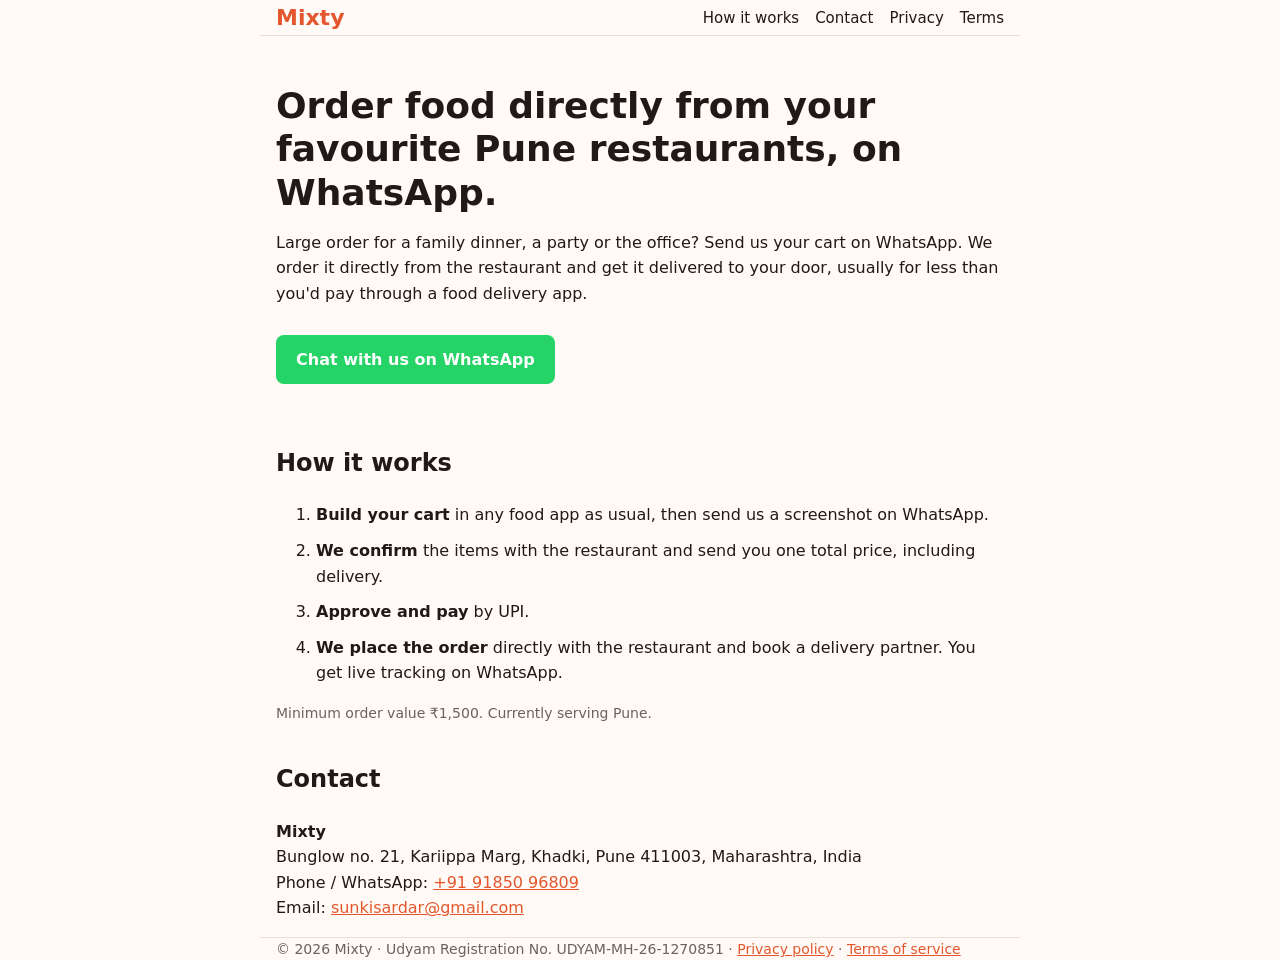
<file: index.html>
<!doctype html>
<html lang="en">
<head>
<meta charset="utf-8">
<meta name="viewport" content="width=device-width, initial-scale=1">
<title>Mixty — Order food directly from Pune restaurants on WhatsApp</title>
<meta name="description" content="Mixty lets you order food directly from Pune restaurants over WhatsApp, delivered to your door.">
<link rel="stylesheet" href="style.css">
</head>
<body>
<header class="wrap">
  <div class="brand">Mixty</div>
  <nav><a href="#how">How it works</a><a href="#contact">Contact</a><a href="privacy.html">Privacy</a><a href="terms.html">Terms</a></nav>
</header>

<main class="wrap">
  <section class="hero">
    <h1>Order food directly from your favourite Pune restaurants, on WhatsApp.</h1>
    <p>Large order for a family dinner, a party or the office? Send us your cart on WhatsApp. We order it directly from the restaurant and get it delivered to your door, usually for less than you'd pay through a food delivery app.</p>
    <a class="btn" href="https://wa.me/919185096809?text=Hi">Chat with us on WhatsApp</a>
  </section>

  <section id="how">
    <h2>How it works</h2>
    <ol class="steps">
      <li><b>Build your cart</b> in any food app as usual, then send us a screenshot on WhatsApp.</li>
      <li><b>We confirm</b> the items with the restaurant and send you one total price, including delivery.</li>
      <li><b>Approve and pay</b> by UPI.</li>
      <li><b>We place the order</b> directly with the restaurant and book a delivery partner. You get live tracking on WhatsApp.</li>
    </ol>
    <p class="note">Minimum order value ₹1,500. Currently serving Pune.</p>
  </section>

  <section id="contact">
    <h2>Contact</h2>
    <p><b>Mixty</b><br>Bunglow no. 21, Kariippa Marg, Khadki, Pune 411003, Maharashtra, India<br>
    Phone / WhatsApp: <a href="tel:+919185096809">+91 91850 96809</a><br>
    Email: <a href="mailto:sunkisardar@gmail.com">sunkisardar@gmail.com</a></p>
  </section>
</main>

<footer class="wrap">© 2026 Mixty · Udyam Registration No. UDYAM-MH-26-1270851 · <a href="privacy.html">Privacy policy</a> · <a href="terms.html">Terms of service</a></footer>
</body>
</html>
</file>
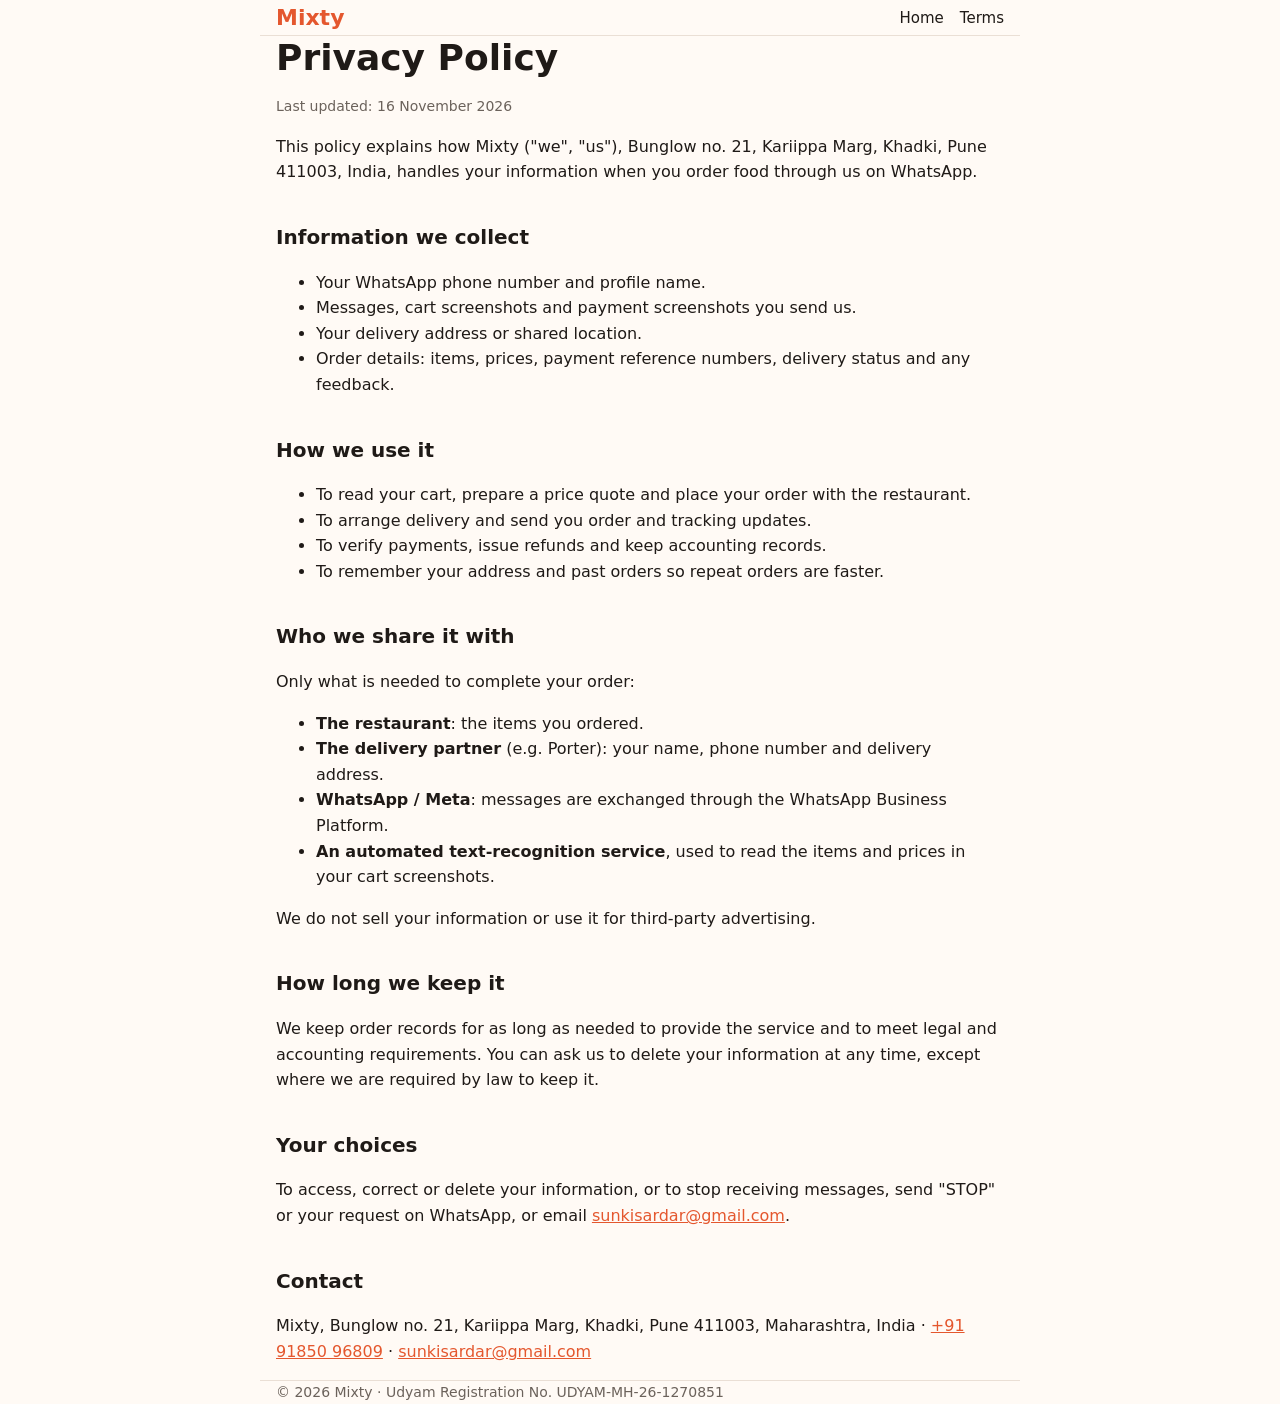
<file: privacy.html>
<!doctype html>
<html lang="en">
<head>
<meta charset="utf-8">
<meta name="viewport" content="width=device-width, initial-scale=1">
<title>Privacy Policy — Mixty</title>
<link rel="stylesheet" href="style.css">
</head>
<body>
<header class="wrap"><a class="brand" href="index.html">Mixty</a><nav><a href="index.html">Home</a><a href="terms.html">Terms</a></nav></header>
<main class="wrap doc">
<h1>Privacy Policy</h1>
<p class="note">Last updated: 16 November 2026</p>

<p>This policy explains how Mixty ("we", "us"), Bunglow no. 21, Kariippa Marg, Khadki, Pune 411003, India, handles your information when you order food through us on WhatsApp.</p>

<h2>Information we collect</h2>
<ul>
  <li>Your WhatsApp phone number and profile name.</li>
  <li>Messages, cart screenshots and payment screenshots you send us.</li>
  <li>Your delivery address or shared location.</li>
  <li>Order details: items, prices, payment reference numbers, delivery status and any feedback.</li>
</ul>

<h2>How we use it</h2>
<ul>
  <li>To read your cart, prepare a price quote and place your order with the restaurant.</li>
  <li>To arrange delivery and send you order and tracking updates.</li>
  <li>To verify payments, issue refunds and keep accounting records.</li>
  <li>To remember your address and past orders so repeat orders are faster.</li>
</ul>

<h2>Who we share it with</h2>
<p>Only what is needed to complete your order:</p>
<ul>
  <li><b>The restaurant</b>: the items you ordered.</li>
  <li><b>The delivery partner</b> (e.g. Porter): your name, phone number and delivery address.</li>
  <li><b>WhatsApp / Meta</b>: messages are exchanged through the WhatsApp Business Platform.</li>
  <li><b>An automated text-recognition service</b>, used to read the items and prices in your cart screenshots.</li>
</ul>
<p>We do not sell your information or use it for third-party advertising.</p>

<h2>How long we keep it</h2>
<p>We keep order records for as long as needed to provide the service and to meet legal and accounting requirements. You can ask us to delete your information at any time, except where we are required by law to keep it.</p>

<h2>Your choices</h2>
<p>To access, correct or delete your information, or to stop receiving messages, send "STOP" or your request on WhatsApp, or email <a href="mailto:sunkisardar@gmail.com">sunkisardar@gmail.com</a>.</p>

<h2>Contact</h2>
<p>Mixty, Bunglow no. 21, Kariippa Marg, Khadki, Pune 411003, Maharashtra, India · <a href="tel:+919185096809">+91 91850 96809</a> · <a href="mailto:sunkisardar@gmail.com">sunkisardar@gmail.com</a></p>
</main>
<footer class="wrap">© 2026 Mixty · Udyam Registration No. UDYAM-MH-26-1270851</footer>
</body>
</html>
</file>
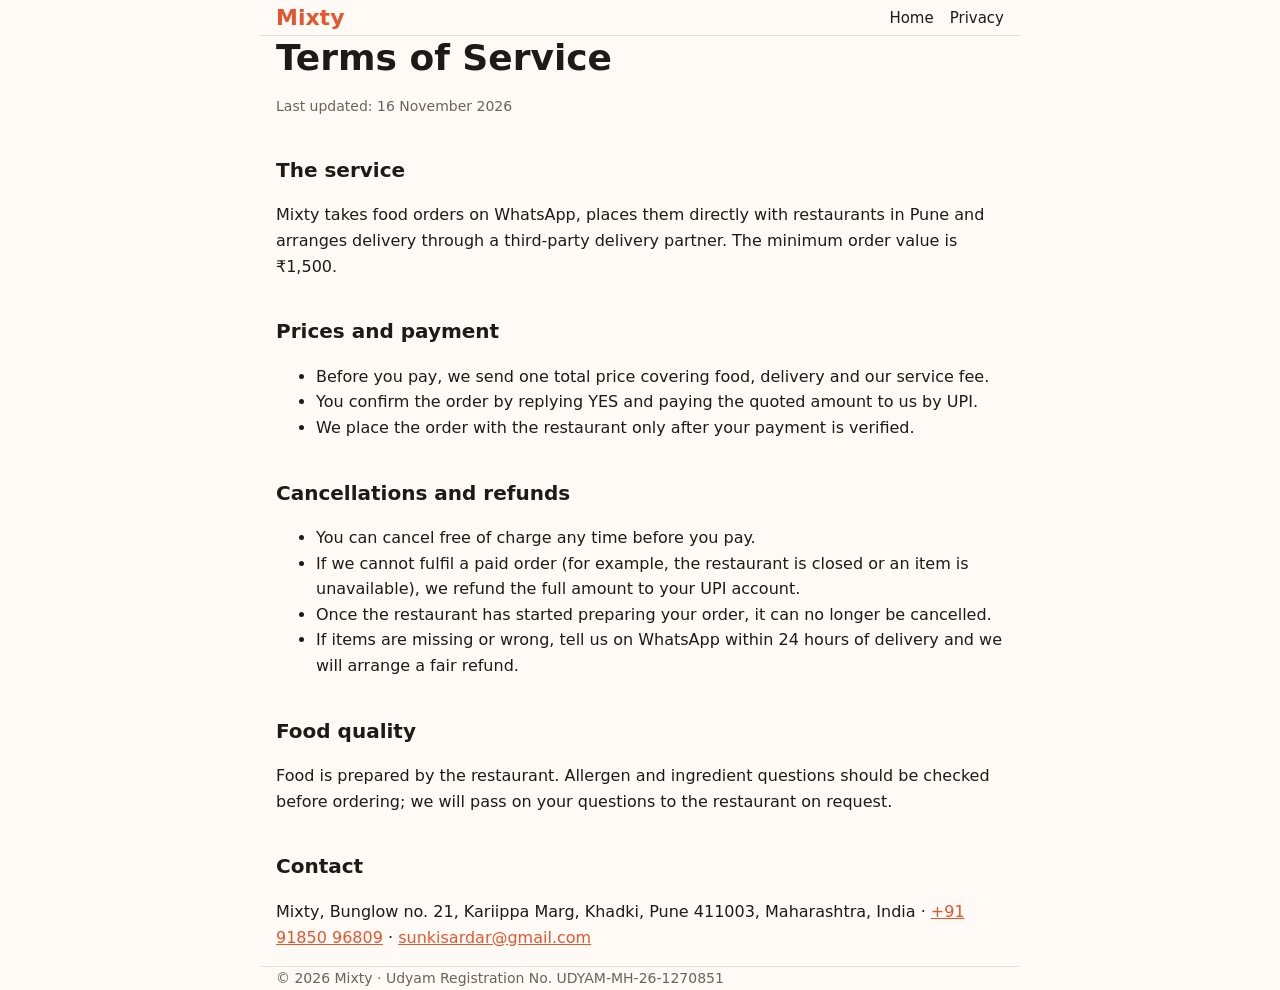
<file: terms.html>
<!doctype html>
<html lang="en">
<head>
<meta charset="utf-8">
<meta name="viewport" content="width=device-width, initial-scale=1">
<title>Terms of Service — Mixty</title>
<link rel="stylesheet" href="style.css">
</head>
<body>
<header class="wrap"><a class="brand" href="index.html">Mixty</a><nav><a href="index.html">Home</a><a href="privacy.html">Privacy</a></nav></header>
<main class="wrap doc">
<h1>Terms of Service</h1>
<p class="note">Last updated: 16 November 2026</p>

<h2>The service</h2>
<p>Mixty takes food orders on WhatsApp, places them directly with restaurants in Pune and arranges delivery through a third-party delivery partner. The minimum order value is ₹1,500.</p>

<h2>Prices and payment</h2>
<ul>
  <li>Before you pay, we send one total price covering food, delivery and our service fee.</li>
  <li>You confirm the order by replying YES and paying the quoted amount to us by UPI.</li>
  <li>We place the order with the restaurant only after your payment is verified.</li>
</ul>

<h2>Cancellations and refunds</h2>
<ul>
  <li>You can cancel free of charge any time before you pay.</li>
  <li>If we cannot fulfil a paid order (for example, the restaurant is closed or an item is unavailable), we refund the full amount to your UPI account.</li>
  <li>Once the restaurant has started preparing your order, it can no longer be cancelled.</li>
  <li>If items are missing or wrong, tell us on WhatsApp within 24 hours of delivery and we will arrange a fair refund.</li>
</ul>

<h2>Food quality</h2>
<p>Food is prepared by the restaurant. Allergen and ingredient questions should be checked before ordering; we will pass on your questions to the restaurant on request.</p>

<h2>Contact</h2>
<p>Mixty, Bunglow no. 21, Kariippa Marg, Khadki, Pune 411003, Maharashtra, India · <a href="tel:+919185096809">+91 91850 96809</a> · <a href="mailto:sunkisardar@gmail.com">sunkisardar@gmail.com</a></p>
</main>
<footer class="wrap">© 2026 Mixty · Udyam Registration No. UDYAM-MH-26-1270851</footer>
</body>
</html>
</file>
<file: style.css>
:root { --bg:#fffaf5; --fg:#1f1a17; --muted:#6b625b; --accent:#e4572e; --line:#eadfd5; }
* { box-sizing:border-box; }
body { margin:0; background:var(--bg); color:var(--fg); font:16px/1.6 system-ui,-apple-system,"Segoe UI",Roboto,sans-serif; }
.wrap { max-width:760px; margin:0 auto; padding:0 16px; }
header { display:flex; justify-content:space-between; align-items:center; flex-wrap:wrap; gap:8px; padding-top:20px; padding-bottom:20px; border-bottom:1px solid var(--line); }
.brand { font-weight:800; font-size:22px; color:var(--accent); text-decoration:none; }
nav a { margin-left:16px; color:var(--fg); text-decoration:none; font-size:15px; }
nav a:first-child { margin-left:0; }
a { color:var(--accent); }
.hero { padding:48px 0 24px; }
h1 { font-size:clamp(26px,5vw,36px); line-height:1.2; margin:0 0 16px; }
h2 { margin-top:36px; }
.btn { display:inline-block; margin-top:12px; background:#25d366; color:#fff; padding:12px 20px; border-radius:8px; text-decoration:none; font-weight:600; }
.steps li { margin-bottom:10px; }
.note { color:var(--muted); font-size:14px; }
.doc h2 { font-size:20px; }
footer { padding-top:32px; padding-bottom:32px; margin-top:48px; border-top:1px solid var(--line); color:var(--muted); font-size:14px; }
</file>
